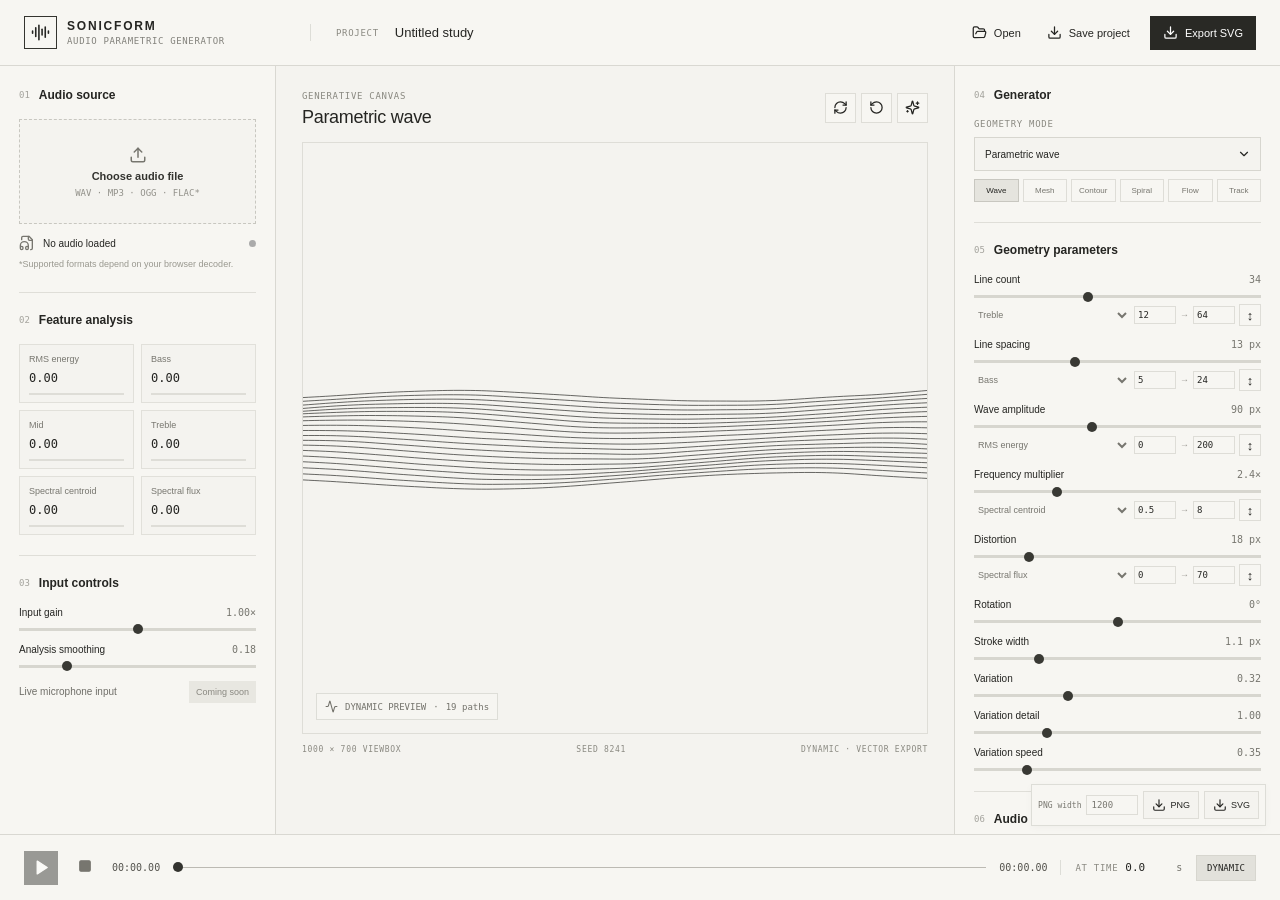
<file: sonicform/index.html>
<!doctype html>
<html lang="zh-Hant"><head><meta charset="UTF-8"/><meta name="viewport" content="width=device-width, initial-scale=1.0"/><meta name="theme-color" content="#f4f3ef"/><title>SonicForm — Audio Parametric Generator</title>  <script type="module" crossorigin src="./index-BzhxRZqs.js"></script>
  <link rel="stylesheet" crossorigin href="./index-52QZlv8M.css">
</head><body><div id="root"></div></body></html>
</file>
<file: sonicform/index-52QZlv8M.css>
:root{font-family:Arial,sans-serif;color:#252522;background:#f4f3ef;font-synthesis:none;text-rendering:optimizeLegibility;font-size:13px}*{box-sizing:border-box}body{margin:0;min-width:900px}button,input,select{font:inherit;color:inherit}button{cursor:pointer}.app-shell{height:100vh;min-height:700px;display:flex;flex-direction:column;background:#f4f3ef}.topbar{height:66px;flex:none;border-bottom:1px solid #d9d8d2;display:flex;align-items:center;padding:0 24px;gap:48px;background:#f7f6f2}.brand{display:flex;align-items:center;gap:10px;width:238px}.brand-mark{height:33px;width:33px;border:1px solid #34342f;display:grid;place-items:center}.brand strong{font-size:12px;letter-spacing:1.8px;display:block}.brand small{font:9px Consolas,monospace;letter-spacing:.65px;color:#82817b;display:block;margin-top:3px}.project-name{display:flex;gap:14px;align-items:center;border-left:1px solid #ddddd7;padding-left:25px}.project-name span,.eyebrow,.canvas-footer,.frame-time>span,.field-label{font:9px Consolas,monospace;letter-spacing:.7px;color:#8a8981}.project-name input{border:0;background:transparent;font-size:13px;width:180px;outline:0}.top-actions{margin-left:auto;display:flex;align-items:center;gap:14px}.top-actions button,.export-button{height:34px;display:flex;gap:7px;align-items:center;background:transparent;border:0;font-size:11px}.top-actions .export-button{background:#292925;color:#fff;padding:0 13px}.workspace{flex:1;min-height:0;display:grid;grid-template-columns:276px minmax(380px,1fr) 326px}.left-panel,.right-panel{overflow-y:auto;padding:22px 19px 90px;background:#f7f6f2}.left-panel{border-right:1px solid #d9d8d2}.right-panel{border-left:1px solid #d9d8d2}.center-panel{padding:21px 26px 80px;min-width:0;display:flex;flex-direction:column}.panel-title{display:flex;align-items:center;gap:9px;margin:0 0 17px}.panel-title span{font:9px Consolas,monospace;color:#a3a29c}.panel-title b{font-size:12px;font-weight:600}.upload-zone{width:100%;height:105px;border:1px dashed #c8c7c0;background:#f4f3ef;display:flex;flex-direction:column;align-items:center;justify-content:center;gap:6px;color:#77766f}.upload-zone b{font-size:11px;color:#33332f}.upload-zone span{font:9px Consolas,monospace;color:#92918a}.audio-file{margin-top:11px;display:flex;align-items:center;gap:8px;font-size:10px}.audio-file span{overflow:hidden;text-overflow:ellipsis;white-space:nowrap;flex:1}.audio-file>svg{color:#77766f}.audio-file i{width:7px;height:7px;border-radius:50%;background:#aaa}.audio-file i.live-dot{background:#34342f;box-shadow:0 0 0 3px #deddd7}.audio-note{font-size:9px;color:#99988f;margin-top:7px;line-height:1.5}.divider{height:1px;background:#dfded8;margin:20px 0}.feature-grid{display:grid;grid-template-columns:1fr 1fr;gap:7px}.feature-card{border:1px solid #e1e0da;background:#f4f3ef;padding:9px 9px 7px}.feature-card>span{display:block;font-size:9px;color:#77766f}.feature-card strong{display:block;font:12px Consolas,monospace;margin-top:7px}.meter{margin-top:8px;height:2px;background:#deddd7}.meter i{display:block;height:100%;background:#4c4b45}.control{margin:0 0 13px}.control-head,.mapping-strength{display:flex;justify-content:space-between;align-items:center;font-size:10px}.control-head b,.mapping-strength b{font:10px Consolas,monospace;font-weight:400;color:#77766f}.range{width:100%;height:3px;-webkit-appearance:none;-moz-appearance:none;appearance:none;background:#d7d6cf;outline:none;margin:10px 0 5px;display:block}.range::-webkit-slider-thumb{-webkit-appearance:none;-moz-appearance:none;appearance:none;width:10px;height:10px;background:#393934;border-radius:50%;cursor:ew-resize}.range::-moz-range-thumb{width:10px;height:10px;border:0;background:#393934;border-radius:50%;cursor:ew-resize}.microphone{display:flex;justify-content:space-between;align-items:center;margin-top:13px;font-size:10px;color:#6f6e68}.microphone button{font-size:9px;background:#e8e7e1;border:0;padding:6px 7px;color:#898880}.microphone button:disabled{cursor:default}.canvas-toolbar{display:flex;align-items:center;justify-content:space-between;margin:0 0 14px}.canvas-toolbar h1{font-size:18px;margin:5px 0 0;font-weight:500;letter-spacing:-.3px}.canvas-tools{display:flex;gap:5px}.canvas-tools button{height:30px;width:31px;border:1px solid #deddd7;background:#f7f6f2;display:grid;place-items:center}.canvas-wrap{position:relative;flex:1;min-height:300px;border:1px solid #deddd7;background:#ebeae4;display:grid;place-items:center;overflow:hidden}.canvas-wrap svg{width:100%;height:100%;object-fit:contain}.canvas-badge{position:absolute;bottom:13px;left:13px;display:flex;gap:7px;align-items:center;padding:6px 8px;background:#f7f6f2e8;border:1px solid #ddddd7;font:9px Consolas,monospace;color:#73726b}.canvas-footer{display:flex;justify-content:space-between;padding-top:11px;font-size:8px}.field-label{display:block;margin:0 0 8px}.select-wrap{position:relative}.select-wrap select{width:100%;height:34px;border:1px solid #d7d6cf;background:#f4f3ef;padding:0 10px;-webkit-appearance:none;-moz-appearance:none;appearance:none;font-size:10px}.select-wrap svg{position:absolute;right:10px;top:10px;pointer-events:none}.preset-row{display:flex;margin-top:8px;gap:4px}.preset-row button{flex:1;border:1px solid #deddd7;background:transparent;font-size:8px;padding:6px 2px;color:#77766f}.preset-row button.selected{background:#e5e4de;color:#252522;border-color:#c8c7c0}.mapping-inline{display:flex;align-items:center;gap:4px;margin-top:6px}.mapping-inline select{flex:1;min-width:0;border:0;background:transparent;color:#77766f;font-size:9px}.mapping-inline input{width:42px;border:1px solid #deddd7;background:transparent;padding:3px;font:9px Consolas,monospace}.mapping-inline span{font-size:9px;color:#9a9992}.invert{border:1px solid #deddd7;background:transparent;height:22px;width:22px;padding:0}.invert.active{background:#dad9d2}.mapping-row{display:grid;grid-template-columns:72px 1fr 42px;gap:5px;align-items:center;margin-top:7px}.mapping-row>span{font-size:9px;color:#66655f}.mapping-row select,.mapping-row input{height:25px;min-width:0;width:100%;font-size:9px;border:1px solid #deddd7;background:transparent;padding:0 5px}.mapping-row input{font-family:Consolas,monospace}.color-row{display:flex;gap:8px}.color-row label{flex:1;display:flex;align-items:center;justify-content:space-between;font-size:10px;color:#65645e}.color-row input{width:29px;height:24px;border:1px solid #deddd7;padding:2px;background:transparent}.check-row{margin-top:12px;display:flex;align-items:center;gap:7px;font-size:9px;color:#686760}.check-row input{accent-color:#393934}.transport{height:66px;flex:none;border-top:1px solid #d9d8d2;background:#f7f6f2;display:flex;align-items:center;padding:0 24px;gap:13px}.transport button{border:0}.play-button{height:34px;width:34px;background:#292925;color:#fff;display:grid;place-items:center}.stop-button{background:transparent;padding:7px;color:#77766f}.timecode{font:10px Consolas,monospace;color:#55544e;min-width:43px}.timeline{height:34px;position:relative;flex:1;display:flex;align-items:center}.waveform{height:100%;position:absolute;top:0;right:0;bottom:0;left:0;display:flex;align-items:center;gap:2px;opacity:.38;pointer-events:none}.waveform i{flex:1;background:#8e8d85;max-height:31px}.timeline input{position:relative;width:100%;-webkit-appearance:none;-moz-appearance:none;appearance:none;background:transparent;height:100%;margin:0}.timeline input::-webkit-slider-runnable-track{height:1px;background:#bcbab3}.timeline input::-webkit-slider-thumb{-webkit-appearance:none;-moz-appearance:none;appearance:none;margin-top:-5px;width:10px;height:10px;border-radius:50%;background:#33332f}.timeline input::-moz-range-track{height:1px;background:#bcbab3}.timeline input::-moz-range-thumb{width:10px;height:10px;border:0;border-radius:50%;background:#33332f}.frame-time{display:flex;align-items:center;gap:5px;border-left:1px solid #ddddd7;padding-left:14px}.frame-time input{width:48px;border:0;background:transparent;font:11px Consolas,monospace}.frame-time>span:last-child{font:10px Consolas,monospace;color:#77766f}.live-toggle{border:1px solid #d7d6cf;background:transparent;padding:7px 10px;font:9px Consolas,monospace}.live-toggle.active{background:#e2e1db}.toast{position:fixed;top:76px;left:50%;transform:translate(-50%);background:#292925;color:#fff;padding:11px 14px;font-size:11px;box-shadow:0 4px 20px #0002;z-index:3}.toast button{background:none;border:0;color:#fff;margin-left:12px}.export-dock{position:fixed;bottom:74px;right:14px;display:flex;align-items:center;gap:5px;background:#f7f6f2;border:1px solid #ddddd7;padding:6px;box-shadow:0 2px 8px #00000008}.export-dock label{display:flex;align-items:center;gap:5px;font:8px Consolas,monospace;color:#77766f}.export-dock input{width:52px;padding:4px;border:1px solid #deddd7;background:transparent;font:9px Consolas,monospace}.export-dock button{display:flex;align-items:center;gap:4px;padding:6px 8px;border:1px solid #deddd7;background:#f4f3ef;font-size:9px}.canvas-wrap canvas{position:absolute;top:0;right:0;bottom:0;left:0;width:100%;height:100%;display:block}.canvas-badge>svg{width:13px;height:13px}.live-toggle{white-space:nowrap}.play-button:disabled{opacity:.45;cursor:default}@media(max-width:1100px){.workspace{grid-template-columns:230px minmax(300px,1fr) 290px}.left-panel,.right-panel{padding-left:14px;padding-right:14px}.center-panel{padding-left:15px;padding-right:15px}.topbar{gap:15px}.brand{width:200px}.export-dock{bottom:72px}}@media(max-width:950px){body{min-width:0}.app-shell{height:auto;min-height:100vh}.workspace{grid-template-columns:230px minmax(0,1fr);grid-template-rows:minmax(500px,1fr) auto}.left-panel{grid-column:1;grid-row:1}.center-panel{grid-column:2;grid-row:1;min-height:500px}.right-panel{grid-column:1/3;grid-row:2;border-left:0;border-top:1px solid #d9d8d2;display:grid;grid-template-columns:repeat(2,1fr);column-gap:20px}.right-panel>.divider,.right-panel>.panel-title{grid-column:1/3}.transport{position:sticky;bottom:0}.project-name{display:none}.export-dock{bottom:73px}}
</file>
